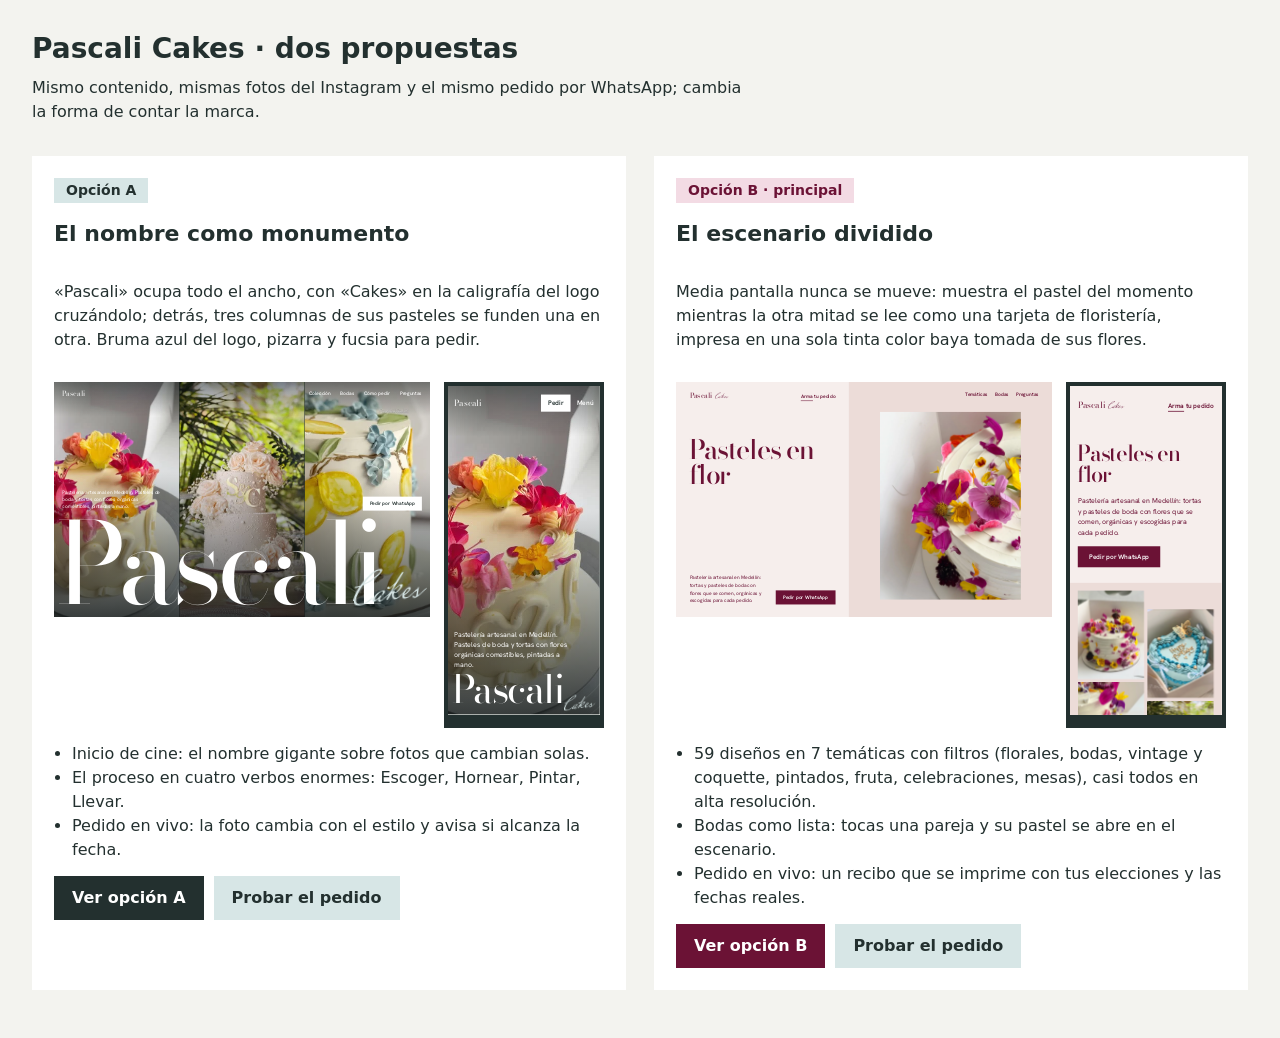
<file: comparar.html>
<!doctype html>
<html lang="es">
<head>
  <meta charset="utf-8">
  <meta name="viewport" content="width=device-width, initial-scale=1">
  <meta name="robots" content="noindex">
  <title>Pascali Cakes · Comparar propuestas</title>
  <link rel="icon" href="assets/logo-instagram.jpg">
  <style>
    :root { --ink: #23302f; --mist: #d7e6e6; --berry: #6b1235; --bg: #f3f3ef; }
    * { box-sizing: border-box; }
    body { margin: 0; background: var(--bg); color: var(--ink); font: 16px/1.5 system-ui, sans-serif; }
    header { padding: 28px 32px 8px; }
    h1 { margin: 0; font-size: 28px; }
    header p { margin: 6px 0 0; max-width: 70ch; }
    main { display: grid; grid-template-columns: 1fr 1fr; gap: 28px; padding: 24px 32px 48px; }
    section { background: #fff; padding: 22px; display: grid; gap: 14px; align-content: start; }
    h2 { margin: 0; font-size: 22px; }
    .tag { justify-self: start; background: var(--mist); padding: 2px 12px; font-weight: 700; font-size: 14px; }
    .b .tag { background: #f3dbe4; color: var(--berry); }
    .frames { display: grid; grid-template-columns: 1fr auto; gap: 14px; align-items: start; }
    .desk, .phone { position: relative; overflow: hidden; background: var(--ink); }
    .desk { aspect-ratio: 1440 / 900; }
    .desk iframe { width: 1440px; height: 900px; transform-origin: 0 0; border: 0; }
    .phone { width: 160px; height: 346px; border: 4px solid var(--ink); }
    .phone iframe { width: 390px; height: 844px; transform: scale(0.389); transform-origin: 0 0; border: 0; }
    .actions { display: flex; flex-wrap: wrap; gap: 10px; }
    .actions a { display: inline-flex; align-items: center; min-height: 44px; padding: 0 18px; background: var(--ink); color: #fff; text-decoration: none; font-weight: 700; }
    .b .actions a { background: var(--berry); }
    .actions a + a { background: var(--mist) !important; color: var(--ink); }
    ul { margin: 0; padding-left: 18px; }
    @media (max-width: 1100px) { main { grid-template-columns: 1fr; } }
  </style>
</head>
<body>
  <header>
    <h1>Pascali Cakes · dos propuestas</h1>
    <p>Mismo contenido, mismas fotos del Instagram y el mismo pedido por WhatsApp; cambia la forma de contar la marca.</p>
  </header>
  <main>
    <section>
      <span class="tag">Opción A</span>
      <h2>El nombre como monumento</h2>
      <p>«Pascali» ocupa todo el ancho, con «Cakes» en la caligrafía del logo cruzándolo; detrás, tres columnas de sus pasteles se funden una en otra. Bruma azul del logo, pizarra y fucsia para pedir.</p>
      <div class="frames">
        <div class="desk" data-desk><iframe src="opcion-a/" title="Opción A en escritorio" loading="lazy" tabindex="-1"></iframe></div>
        <div class="phone"><iframe src="opcion-a/" title="Opción A en celular" loading="lazy" tabindex="-1"></iframe></div>
      </div>
      <ul>
        <li>Inicio de cine: el nombre gigante sobre fotos que cambian solas.</li>
        <li>El proceso en cuatro verbos enormes: Escoger, Hornear, Pintar, Llevar.</li>
        <li>Pedido en vivo: la foto cambia con el estilo y avisa si alcanza la fecha.</li>
      </ul>
      <div class="actions"><a href="opcion-a/">Ver opción A</a><a href="opcion-a/#pedido">Probar el pedido</a></div>
    </section>
    <section class="b">
      <span class="tag">Opción B · principal</span>
      <h2>El escenario dividido</h2>
      <p>Media pantalla nunca se mueve: muestra el pastel del momento mientras la otra mitad se lee como una tarjeta de floristería, impresa en una sola tinta color baya tomada de sus flores.</p>
      <div class="frames">
        <div class="desk" data-desk><iframe src="index.html" title="Opción B en escritorio" loading="lazy" tabindex="-1"></iframe></div>
        <div class="phone"><iframe src="index.html" title="Opción B en celular" loading="lazy" tabindex="-1"></iframe></div>
      </div>
      <ul>
        <li>59 diseños en 7 temáticas con filtros (florales, bodas, vintage y coquette, pintados, fruta, celebraciones, mesas), casi todos en alta resolución.</li>
        <li>Bodas como lista: tocas una pareja y su pastel se abre en el escenario.</li>
        <li>Pedido en vivo: un recibo que se imprime con tus elecciones y las fechas reales.</li>
      </ul>
      <div class="actions"><a href="index.html">Ver opción B</a><a href="index.html#pedido">Probar el pedido</a></div>
    </section>
  </main>
  <script>
    // scale each desktop frame to its box
    const fit = () => document.querySelectorAll("[data-desk]").forEach((d) => {
      d.firstElementChild.style.transform = `scale(${d.clientWidth / 1440})`;
    });
    addEventListener("resize", fit);
    fit();
  </script>
</body>
</html>
</file>
